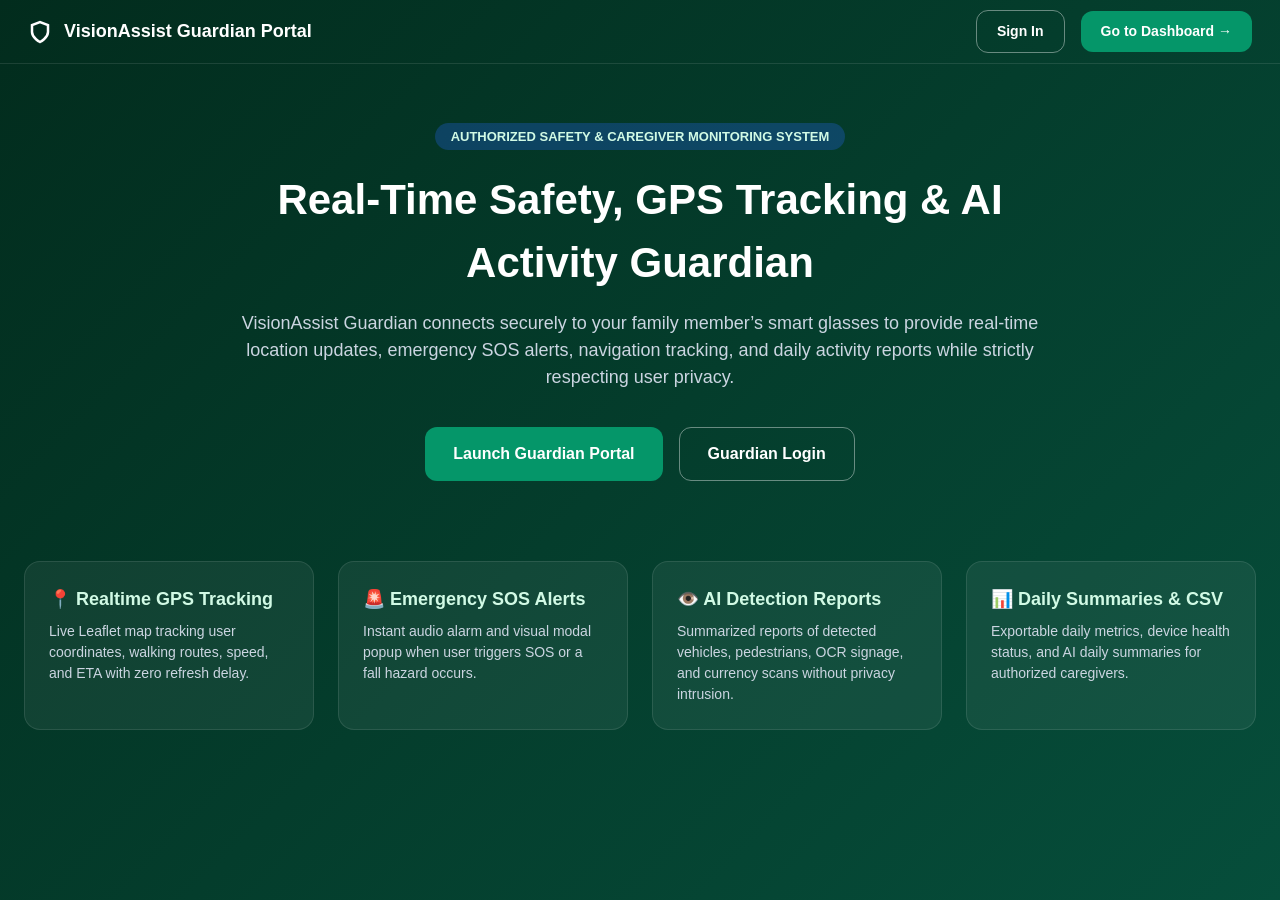
<file: index.html>
<!DOCTYPE html>
<html lang="en">
<head>
  <meta charset="UTF-8">
  <meta name="viewport" content="width=device-width, initial-scale=1.0">
  <title>VisionAssist Guardian Portal - Authorized Safety & Location Companion</title>
  <link rel="stylesheet" href="css/style.css">
  <link rel="stylesheet" href="css/components.css">
  <link rel="stylesheet" href="css/responsive.css">
</head>
<body style="background: linear-gradient(135deg, var(--primary-900), var(--primary-800)); color: var(--white);">

  <header class="top-header" style="background: transparent; border-bottom: 1px solid rgba(255,255,255,0.1); color: white;">
    <div class="header-brand" style="color: white;">
      <svg width="24" height="24" viewBox="0 0 24 24" fill="none" stroke="currentColor" stroke-width="2.5"><path d="M12 22s8-4 8-10V5l-8-3-8 3v7c0 6 8 10 8 10z"/></svg>
      VisionAssist Guardian Portal
    </div>
    <div class="header-actions">
      <a href="login.html" class="btn" style="color: white; border: 1px solid rgba(255,255,255,0.4); background: transparent;">Sign In</a>
      <a href="dashboard.html" class="btn btn-primary">Go to Dashboard →</a>
    </div>
  </header>

  <main class="container" style="padding-top: 60px; padding-bottom: 80px;">
    <div style="max-width: 800px; margin: 0 auto; text-align: center;">
      <span style="background: rgba(37,99,235,0.3); color: var(--primary-100); padding: 6px 16px; border-radius: 20px; font-weight: 700; font-size: 13px; text-transform: uppercase;">
        Authorized Safety & Caregiver Monitoring System
      </span>
      <h1 style="font-size: 42px; font-weight: 800; margin-top: 20px; leading-height: 1.2;">
        Real-Time Safety, GPS Tracking & AI Activity Guardian
      </h1>
      <p style="font-size: 18px; color: var(--slate-300); margin-top: 16px; leading-height: 1.6;">
        VisionAssist Guardian connects securely to your family member’s smart glasses to provide real-time location updates, emergency SOS alerts, navigation tracking, and daily activity reports while strictly respecting user privacy.
      </p>

      <div style="display: flex; gap: 16px; justify-content: center; margin-top: 36px;">
        <a href="dashboard.html" class="btn btn-primary" style="padding: 14px 28px; font-size: 16px;">Launch Guardian Portal</a>
        <a href="login.html" class="btn" style="color: white; border: 1px solid rgba(255,255,255,0.4); background: transparent; padding: 14px 28px; font-size: 16px;">Guardian Login</a>
      </div>
    </div>

    <!-- Feature Grid -->
    <div style="display: grid; grid-template-columns: repeat(auto-fit, minmax(250px, 1fr)); gap: 24px; margin-top: 80px;">
      <div style="background: rgba(255,255,255,0.06); border: 1px solid rgba(255,255,255,0.1); border-radius: 16px; padding: 24px;">
        <h3 style="font-size: 18px; color: var(--primary-100);">📍 Realtime GPS Tracking</h3>
        <p style="font-size: 14px; color: var(--slate-300); margin-top: 8px;">Live Leaflet map tracking user coordinates, walking routes, speed, and ETA with zero refresh delay.</p>
      </div>

      <div style="background: rgba(255,255,255,0.06); border: 1px solid rgba(255,255,255,0.1); border-radius: 16px; padding: 24px;">
        <h3 style="font-size: 18px; color: var(--primary-100);">🚨 Emergency SOS Alerts</h3>
        <p style="font-size: 14px; color: var(--slate-300); margin-top: 8px;">Instant audio alarm and visual modal popup when user triggers SOS or a fall hazard occurs.</p>
      </div>

      <div style="background: rgba(255,255,255,0.06); border: 1px solid rgba(255,255,255,0.1); border-radius: 16px; padding: 24px;">
        <h3 style="font-size: 18px; color: var(--primary-100);">👁️ AI Detection Reports</h3>
        <p style="font-size: 14px; color: var(--slate-300); margin-top: 8px;">Summarized reports of detected vehicles, pedestrians, OCR signage, and currency scans without privacy intrusion.</p>
      </div>

      <div style="background: rgba(255,255,255,0.06); border: 1px solid rgba(255,255,255,0.1); border-radius: 16px; padding: 24px;">
        <h3 style="font-size: 18px; color: var(--primary-100);">📊 Daily Summaries & CSV</h3>
        <p style="font-size: 14px; color: var(--slate-300); margin-top: 8px;">Exportable daily metrics, device health status, and AI daily summaries for authorized caregivers.</p>
      </div>
    </div>
  </main>

</body>
</html>
</file>
<file: css/style.css>
/* VisionAssist Guardian Portal - Core CSS Design System */
:root {
  --primary-900: #022c1d; /* Deep Forest Green */
  --primary-800: #064e3b; /* Mid Deep Green */
  --primary-700: #0f766e; /* Teal Green */
  --primary-600: #059669; /* Rich Grass Green */
  --primary-500: #10b981; /* Bright Green */
  --primary-100: #d1fae5; /* Soft Mint Green */
  --primary-50: #f0fdf4;  /* Light Mint Background */

  --success-700: #047857;
  --success-600: #059669;
  --success-500: #10b981;
  --success-100: #d1fae5;
  --success-50: #ecfdf5;

  --warning-600: #b45309; /* Rich Dark Gold */
  --warning-500: #d97706; /* Golden Amber */
  --warning-100: #fef3c7; /* Light Gold */
  --warning-50: #fffbeb;

  --critical-700: #991b1b;
  --critical-600: #dc2626;
  --critical-500: #ef4444;
  --critical-100: #fee2e2;
  --critical-50: #fef2f2;

  --slate-900: #042f1a; /* Very Deep Green-Black for high text contrast */
  --slate-800: #0f172a; /* Slate Dark */
  --slate-700: #1e293b;
  --slate-600: #334155;
  --slate-505: #475569;
  --slate-400: #64748b;
  --slate-300: #cbd5e1;
  --slate-200: #e2e8f0;
  --slate-100: #f1f5f9;
  --slate-50: #f8fafc;
  --white: #ffffff;

  --shadow-sm: 0 1px 2px 0 rgba(0, 0, 0, 0.05);
  --shadow-md: 0 4px 6px -1px rgba(0, 0, 0, 0.1), 0 2px 4px -1px rgba(0, 0, 0, 0.06);
  --shadow-lg: 0 10px 15px -3px rgba(0, 0, 0, 0.1), 0 4px 6px -2px rgba(0, 0, 0, 0.05);
  --shadow-xl: 0 20px 25px -5px rgba(0, 0, 0, 0.1), 0 10px 10px -5px rgba(0, 0, 0, 0.04);
  
  --radius-sm: 8px;
  --radius-md: 12px;
  --radius-lg: 16px;
  --radius-full: 9999px;

  --font-sans: 'Inter', -apple-system, BlinkMacSystemFont, 'Segoe UI', Roboto, sans-serif;
}

* {
  box-sizing: border-box;
  margin: 0;
  padding: 0;
}

body {
  font-family: var(--font-sans);
  background-color: var(--slate-100);
  color: var(--slate-800);
  line-height: 1.5;
  -webkit-font-smoothing: antialiased;
  min-height: 100vh;
}

a {
  color: var(--primary-600);
  text-decoration: none;
}

a:hover {
  text-decoration: underline;
}

button {
  font-family: inherit;
  cursor: pointer;
  border: none;
  background: none;
}

input, select, textarea {
  font-family: inherit;
}

.app-layout {
  display: flex;
  min-height: 100vh;
}

.main-content {
  flex: 1;
  display: flex;
  flex-direction: column;
  min-width: 0;
  background-color: var(--slate-100);
}

.container {
  padding: 24px;
  max-width: 1400px;
  margin: 0 auto;
  width: 100%;
}

.demo-banner {
  background: linear-gradient(90deg, #d97706, #f59e0b);
  color: var(--white);
  text-align: center;
  padding: 8px 16px;
  font-size: 13px;
  font-weight: 600;
  display: flex;
  align-items: center;
  justify-content: center;
  gap: 8px;
}

.demo-badge {
  background: rgba(255, 255, 255, 0.25);
  padding: 2px 8px;
  border-radius: var(--radius-full);
  font-size: 11px;
  text-transform: uppercase;
  letter-spacing: 0.5px;
}
</file>
<file: css/components.css>
/* Guardian Components: Sidebar, Header, Modals, Timeline & Alerts */

/* Header Bar */
.top-header {
  height: 64px;
  background: var(--white);
  border-bottom: 1px solid var(--slate-200);
  display: flex;
  align-items: center;
  justify-content: space-between;
  padding: 0 28px;
  position: sticky;
  top: 0;
  z-index: 100;
}

.header-brand {
  display: flex;
  align-items: center;
  gap: 12px;
  font-weight: 800;
  font-size: 18px;
  color: var(--primary-800);
}

.header-brand-badge {
  background: var(--primary-100);
  color: var(--primary-700);
  padding: 2px 8px;
  border-radius: var(--radius-sm);
  font-size: 11px;
  font-weight: 700;
}

.header-actions {
  display: flex;
  align-items: center;
  gap: 16px;
}

.guardian-user-meta {
  display: flex;
  align-items: center;
  gap: 10px;
  padding: 6px 12px;
  background: var(--slate-50);
  border-radius: var(--radius-md);
  border: 1px solid var(--slate-200);
}

.avatar-circle {
  width: 32px;
  height: 32px;
  border-radius: 50%;
  background: var(--primary-600);
  color: var(--white);
  display: flex;
  align-items: center;
  justify-content: center;
  font-weight: 700;
  font-size: 14px;
}

/* Sidebar Navigation */
.sidebar {
  width: 260px;
  background: var(--primary-900);
  color: var(--white);
  display: flex;
  flex-direction: column;
  flex-shrink: 0;
}

.sidebar-header {
  padding: 24px;
  border-bottom: 1px solid rgba(255, 255, 255, 0.1);
}

.sidebar-title {
  font-size: 18px;
  font-weight: 800;
  color: var(--white);
}

.sidebar-nav {
  padding: 16px 12px;
  display: flex;
  flex-direction: column;
  gap: 4px;
  flex: 1;
}

.nav-item {
  display: flex;
  align-items: center;
  gap: 12px;
  padding: 12px 16px;
  border-radius: var(--radius-md);
  color: var(--slate-300);
  font-size: 14px;
  font-weight: 600;
  transition: all 0.2s ease;
}

.nav-item:hover, .nav-item.active {
  background: var(--primary-600);
  color: var(--white);
}

.nav-item-icon {
  width: 18px;
  height: 18px;
}

.sidebar-footer {
  padding: 16px 20px;
  border-top: 1px solid rgba(255, 255, 255, 0.1);
}

/* Emergency SOS Modal Banner */
.sos-banner {
  position: fixed;
  top: 0;
  left: 0;
  right: 0;
  bottom: 0;
  background: rgba(185, 28, 28, 0.85);
  backdrop-filter: blur(6px);
  z-index: 9999;
  display: flex;
  align-items: center;
  justify-content: center;
  padding: 20px;
}

.sos-modal {
  background: var(--white);
  border-radius: var(--radius-lg);
  width: 100%;
  max-width: 520px;
  padding: 32px;
  text-align: center;
  box-shadow: var(--shadow-xl);
  border: 4px solid var(--critical-600);
  animation: bounceIn 0.3s ease;
}

@keyframes bounceIn {
  0% { transform: scale(0.8); opacity: 0; }
  100% { transform: scale(1); opacity: 1; }
}

.sos-icon {
  width: 64px;
  height: 64px;
  margin: 0 auto 16px;
  background: var(--critical-100);
  color: var(--critical-600);
  border-radius: 50%;
  display: flex;
  align-items: center;
  justify-content: center;
  animation: pulse 1s infinite;
}

.sos-title {
  font-size: 24px;
  font-weight: 800;
  color: var(--critical-700);
}

.sos-actions {
  display: flex;
  gap: 12px;
  margin-top: 24px;
}

.btn {
  padding: 10px 20px;
  border-radius: var(--radius-md);
  font-weight: 700;
  font-size: 14px;
  display: inline-flex;
  align-items: center;
  justify-content: center;
  gap: 8px;
  transition: all 0.2s ease;
}

.btn-primary {
  background: var(--primary-600);
  color: var(--white);
}

.btn-primary:hover {
  background: var(--primary-700);
}

.btn-critical {
  background: var(--critical-600);
  color: var(--white);
}

.btn-critical:hover {
  background: var(--critical-700);
}

.btn-outline {
  border: 1px solid var(--slate-300);
  color: var(--slate-700);
  background: var(--white);
}

.btn-outline:hover {
  background: var(--slate-100);
}

/* Timeline & Event Logs */
.timeline {
  display: flex;
  flex-direction: column;
  gap: 16px;
  position: relative;
  padding-left: 24px;
}

.timeline::before {
  content: '';
  position: absolute;
  left: 8px;
  top: 6px;
  bottom: 6px;
  width: 2px;
  background: var(--slate-200);
}

.timeline-item {
  position: relative;
  background: var(--white);
  padding: 14px 18px;
  border-radius: var(--radius-md);
  border: 1px solid var(--slate-200);
}

.timeline-dot {
  position: absolute;
  left: -20px;
  top: 18px;
  width: 10px;
  height: 10px;
  border-radius: 50%;
  background: var(--primary-600);
  border: 2px solid var(--white);
}

.timeline-time {
  font-size: 11px;
  font-weight: 700;
  color: var(--slate-400);
}

.timeline-desc {
  font-size: 13px;
  font-weight: 600;
  color: var(--slate-800);
  margin-top: 2px;
}
</file>
<file: css/responsive.css>
/* Guardian Responsive Layout Breakdown */

@media (max-width: 1024px) {
  .col-8, .col-6, .col-4, .col-3 {
    grid-column: span 12;
  }

  .sidebar {
    width: 220px;
  }
}

@media (max-width: 768px) {
  .app-layout {
    flex-direction: column;
  }

  .sidebar {
    width: 100%;
  }

  .sidebar-nav {
    flex-direction: row;
    overflow-x: auto;
    padding: 8px 12px;
  }

  .nav-item {
    padding: 8px 12px;
    font-size: 13px;
    white-space: nowrap;
  }

  .top-header {
    padding: 0 16px;
  }

  .container {
    padding: 16px;
  }

  .dashboard-grid {
    grid-template-columns: 1fr;
  }

  .sos-modal {
    padding: 20px;
  }

  .sos-actions {
    flex-direction: column;
  }
}
</file>
